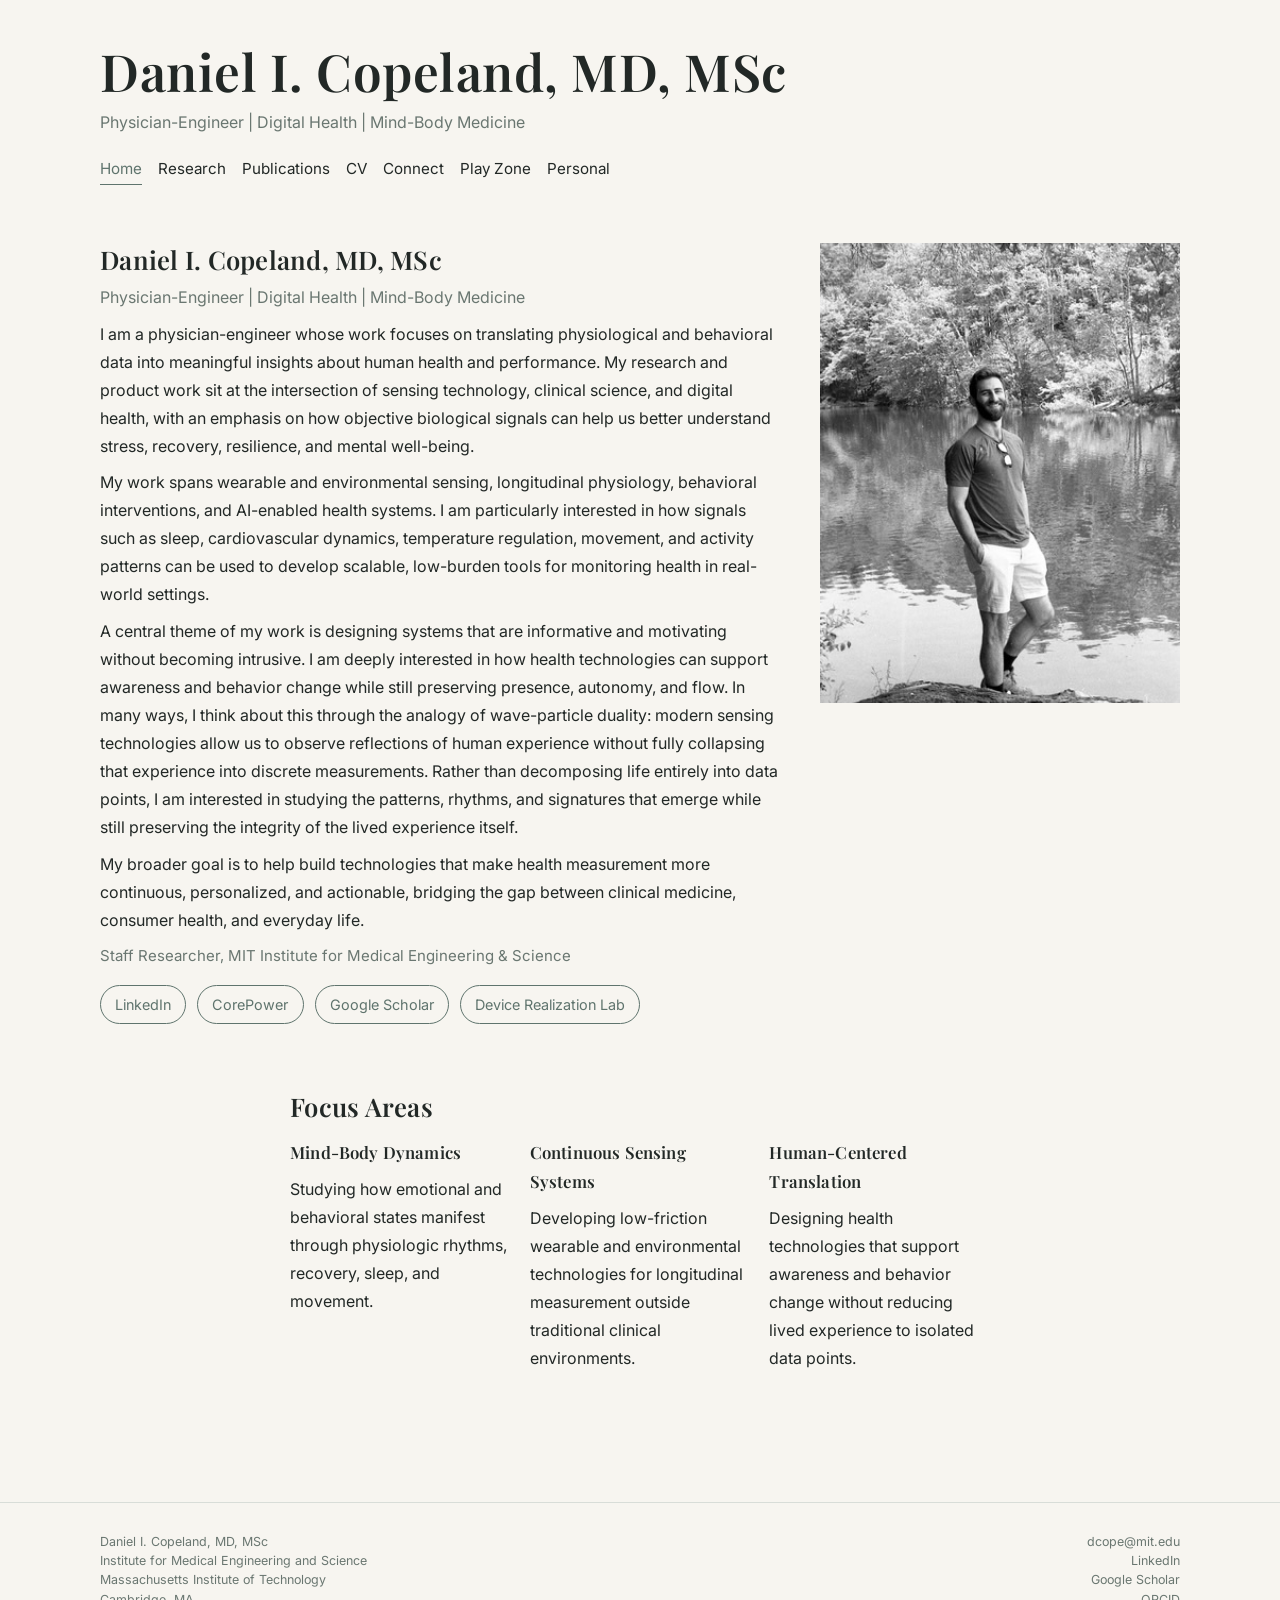
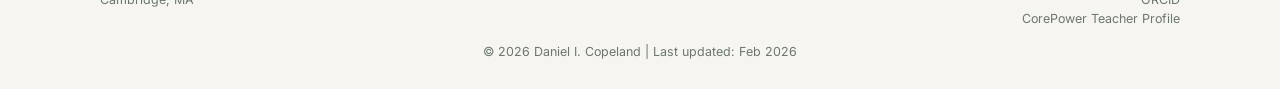
<file: site/index.html>
<!doctype html>
<html lang="en">
  <head>
    <meta charset="UTF-8" />
    <meta name="viewport" content="width=device-width, initial-scale=1.0" />
    <meta name="description" content="Daniel I. Copeland, MD, MSc is a physician-engineer and psychiatry researcher at MIT studying mind-body medicine, digital phenotyping, and non-contact sensing for mental health." />
    <meta name="keywords" content="Daniel Copeland, psychiatry research, physician engineer, MIT, digital phenotyping, heated yoga depression, mind-body medicine" />
    <meta name="author" content="Daniel I. Copeland" />
    <title>Daniel I. Copeland, MD, MSc</title>
    <link rel="icon" type="image/png" href="images/favicon.png" />
    <link rel="stylesheet" href="style.css" />
  </head>
  <body>
    <header>
      <div class="container header-inner">
        <h1>Daniel I. Copeland, MD, MSc</h1>
        <div class="subtitle">Physician-Engineer | Digital Health | Mind-Body Medicine</div>
        <nav>
          <a class="active" href="index.html">Home</a>
          <a href="research.html">Research</a>
          <a href="publications.html">Publications</a>
          <a href="cv.html">CV</a>
          <a href="connect.html">Connect</a>
          <a href="practice.html">Play Zone</a>
          <a href="personal.html">Personal</a>
        </nav>
      </div>
    </header>

    <main class="container">
      <section class="hero">
        <div class="hero-text">
          <h2>Daniel I. Copeland, MD, MSc</h2>
          <p class="hero-subhead">Physician-Engineer | Digital Health | Mind-Body Medicine</p>
          <p>
            I am a physician-engineer whose work focuses on translating physiological and
            behavioral data into meaningful insights about human health and performance. My
            research and product work sit at the intersection of sensing technology, clinical
            science, and digital health, with an emphasis on how objective biological signals can
            help us better understand stress, recovery, resilience, and mental well-being.
          </p>
          <p>
            My work spans wearable and environmental sensing, longitudinal physiology, behavioral
            interventions, and AI-enabled health systems. I am particularly interested in how
            signals such as sleep, cardiovascular dynamics, temperature regulation, movement, and
            activity patterns can be used to develop scalable, low-burden tools for monitoring
            health in real-world settings.
          </p>
          <p>
            A central theme of my work is designing systems that are informative and motivating
            without becoming intrusive. I am deeply interested in how health technologies can
            support awareness and behavior change while still preserving presence, autonomy, and
            flow. In many ways, I think about this through the analogy of wave-particle duality:
            modern sensing technologies allow us to observe reflections of human experience without
            fully collapsing that experience into discrete measurements. Rather than decomposing
            life entirely into data points, I am interested in studying the patterns, rhythms, and
            signatures that emerge while still preserving the integrity of the lived experience
            itself.
          </p>
          <p>
            My broader goal is to help build technologies that make health measurement more
            continuous, personalized, and actionable, bridging the gap between clinical medicine,
            consumer health, and everyday life.
          </p>
          <p class="hero-note">Staff Researcher, MIT Institute for Medical Engineering &amp; Science</p>
          <div class="button-row">
            <a class="button-link" href="https://www.linkedin.com/in/danielicopeland/" target="_blank" rel="noopener noreferrer">LinkedIn</a>
            <a class="button-link" href="https://www.corepoweryoga.com/content/teachers/f6582496-f638-4979-ba64-a95693bedbef" target="_blank" rel="noopener noreferrer">CorePower</a>
            <a class="button-link" href="https://scholar.google.com/citations?user=MTL6aYAAAAAJ" target="_blank" rel="noopener noreferrer">Google Scholar</a>
            <a class="button-link" href="https://devicerealization.mit.edu/" target="_blank" rel="noopener noreferrer">Device Realization Lab</a>
          </div>
        </div>
        <img
          class="content-image hero-image"
          src="images/daniel_blacknwhite.jpg"
          alt="Daniel I. Copeland headshot"
        />
      </section>

      <section>
        <h2>Focus Areas</h2>
        <div class="focus-grid">
          <article class="focus-item">
            <h3>Mind-Body Dynamics</h3>
            <p>Studying how emotional and behavioral states manifest through physiologic rhythms, recovery, sleep, and movement.</p>
          </article>
          <article class="focus-item">
            <h3>Continuous Sensing Systems</h3>
            <p>Developing low-friction wearable and environmental technologies for longitudinal measurement outside traditional clinical environments.</p>
          </article>
          <article class="focus-item">
            <h3>Human-Centered Translation</h3>
            <p>Designing health technologies that support awareness and behavior change without reducing lived experience to isolated data points.</p>
          </article>
        </div>
      </section>

    </main>

    <footer>
      <div class="container site-footer">
        <div class="footer-grid">
          <div class="footer-col">
            <p>Daniel I. Copeland, MD, MSc</p>
            <p>Institute for Medical Engineering and Science</p>
            <p>Massachusetts Institute of Technology</p>
            <p>Cambridge, MA</p>
          </div>
          <div class="footer-col footer-right">
            <p>dcope@mit.edu</p>
            <p><a href="https://www.linkedin.com/in/danielicopeland/" target="_blank" rel="noopener noreferrer">LinkedIn</a></p>
            <p><a href="https://scholar.google.com/citations?user=MTL6aYAAAAAJ" target="_blank" rel="noopener noreferrer">Google Scholar</a></p>
            <p><a href="https://orcid.org/my-orcid?orcid=0009-0000-2799-4146" target="_blank" rel="noopener noreferrer">ORCID</a></p>
            <p><a href="https://www.corepoweryoga.com/content/teachers/f6582496-f638-4979-ba64-a95693bedbef" target="_blank" rel="noopener noreferrer">CorePower Teacher Profile</a></p>
          </div>
        </div>
        <p class="footer-bottom">&copy; 2026 Daniel I. Copeland | Last updated: Feb 2026</p>
      </div>
    </footer>
  </body>
</html>
</file>
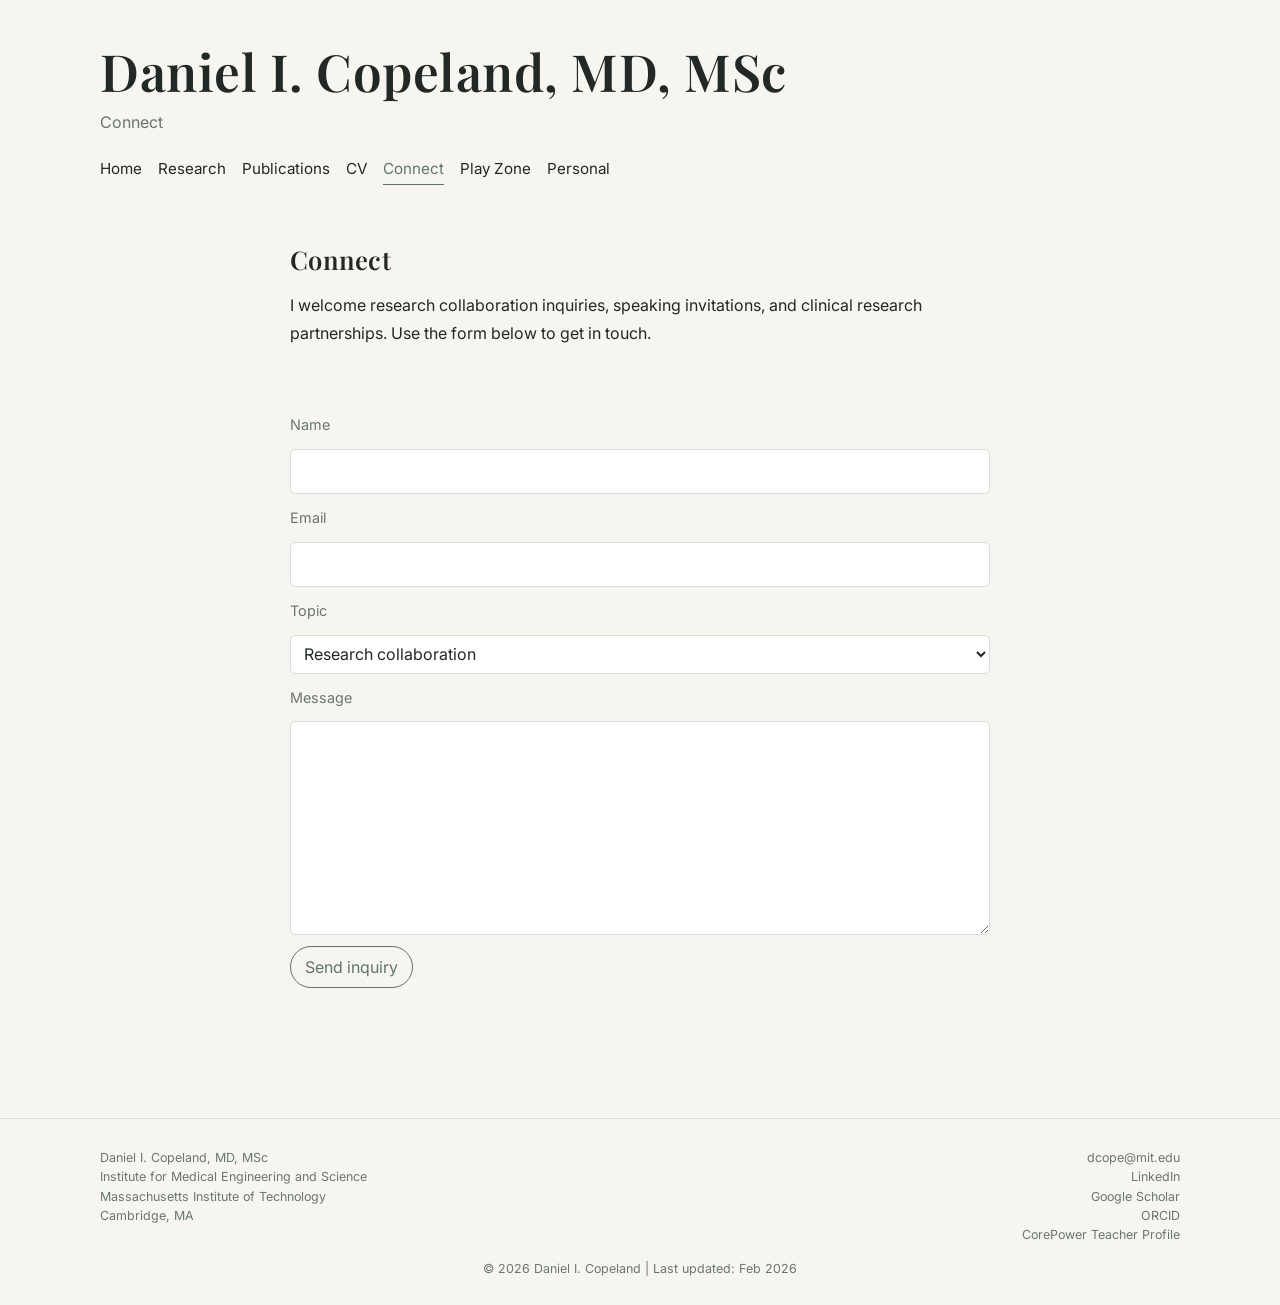
<file: site/connect.html>
<!doctype html>
<html lang="en">
  <head>
    <meta charset="UTF-8" />
    <meta name="viewport" content="width=device-width, initial-scale=1.0" />
    <title>Connect | Daniel I. Copeland, MD, MSc</title>
    <link rel="icon" type="image/png" href="images/favicon.png" />
    <link rel="stylesheet" href="style.css" />
  </head>
  <body>
    <header>
      <div class="container header-inner">
        <h1>Daniel I. Copeland, MD, MSc</h1>
        <div class="subtitle">Connect</div>
        <nav>
          <a href="index.html">Home</a>
          <a href="research.html">Research</a>
          <a href="publications.html">Publications</a>
          <a href="cv.html">CV</a>
          <a class="active" href="connect.html">Connect</a>
          <a href="practice.html">Play Zone</a>
          <a href="personal.html">Personal</a>
        </nav>
      </div>
    </header>

    <main class="container">
      <section>
        <h2>Connect</h2>
        <p>
          I welcome research collaboration inquiries, speaking invitations, and clinical research
          partnerships. Use the form below to get in touch.
        </p>
      </section>

      <section>
        <form class="connect-form" name="connect" method="POST" data-netlify="true" netlify-honeypot="bot-field">
          <input type="hidden" name="form-name" value="connect" />
          <p class="hidden-field">
            <label>Do not fill this out: <input name="bot-field" /></label>
          </p>

          <label for="name">Name</label>
          <input id="name" name="name" type="text" autocomplete="name" required />

          <label for="email">Email</label>
          <input id="email" name="email" type="email" autocomplete="email" required />

          <label for="topic">Topic</label>
          <select id="topic" name="topic">
            <option value="Research collaboration">Research collaboration</option>
            <option value="Speaking invitation">Speaking invitation</option>
            <option value="Clinical research partnership">Clinical research partnership</option>
            <option value="Other">Other</option>
          </select>

          <label for="message">Message</label>
          <textarea id="message" name="message" rows="7" required></textarea>

          <button type="submit">Send inquiry</button>
        </form>
      </section>
    </main>

    <footer>
      <div class="container site-footer">
        <div class="footer-grid">
          <div class="footer-col">
            <p>Daniel I. Copeland, MD, MSc</p>
            <p>Institute for Medical Engineering and Science</p>
            <p>Massachusetts Institute of Technology</p>
            <p>Cambridge, MA</p>
          </div>
          <div class="footer-col footer-right">
            <p>dcope@mit.edu</p>
            <p><a href="https://www.linkedin.com/in/danielicopeland/" target="_blank" rel="noopener noreferrer">LinkedIn</a></p>
            <p><a href="https://scholar.google.com/citations?user=MTL6aYAAAAAJ" target="_blank" rel="noopener noreferrer">Google Scholar</a></p>
            <p><a href="https://orcid.org/my-orcid?orcid=0009-0000-2799-4146" target="_blank" rel="noopener noreferrer">ORCID</a></p>
            <p><a href="https://www.corepoweryoga.com/content/teachers/f6582496-f638-4979-ba64-a95693bedbef" target="_blank" rel="noopener noreferrer">CorePower Teacher Profile</a></p>
          </div>
        </div>
        <p class="footer-bottom">&copy; 2026 Daniel I. Copeland | Last updated: Feb 2026</p>
      </div>
    </footer>
  </body>
</html>
</file>
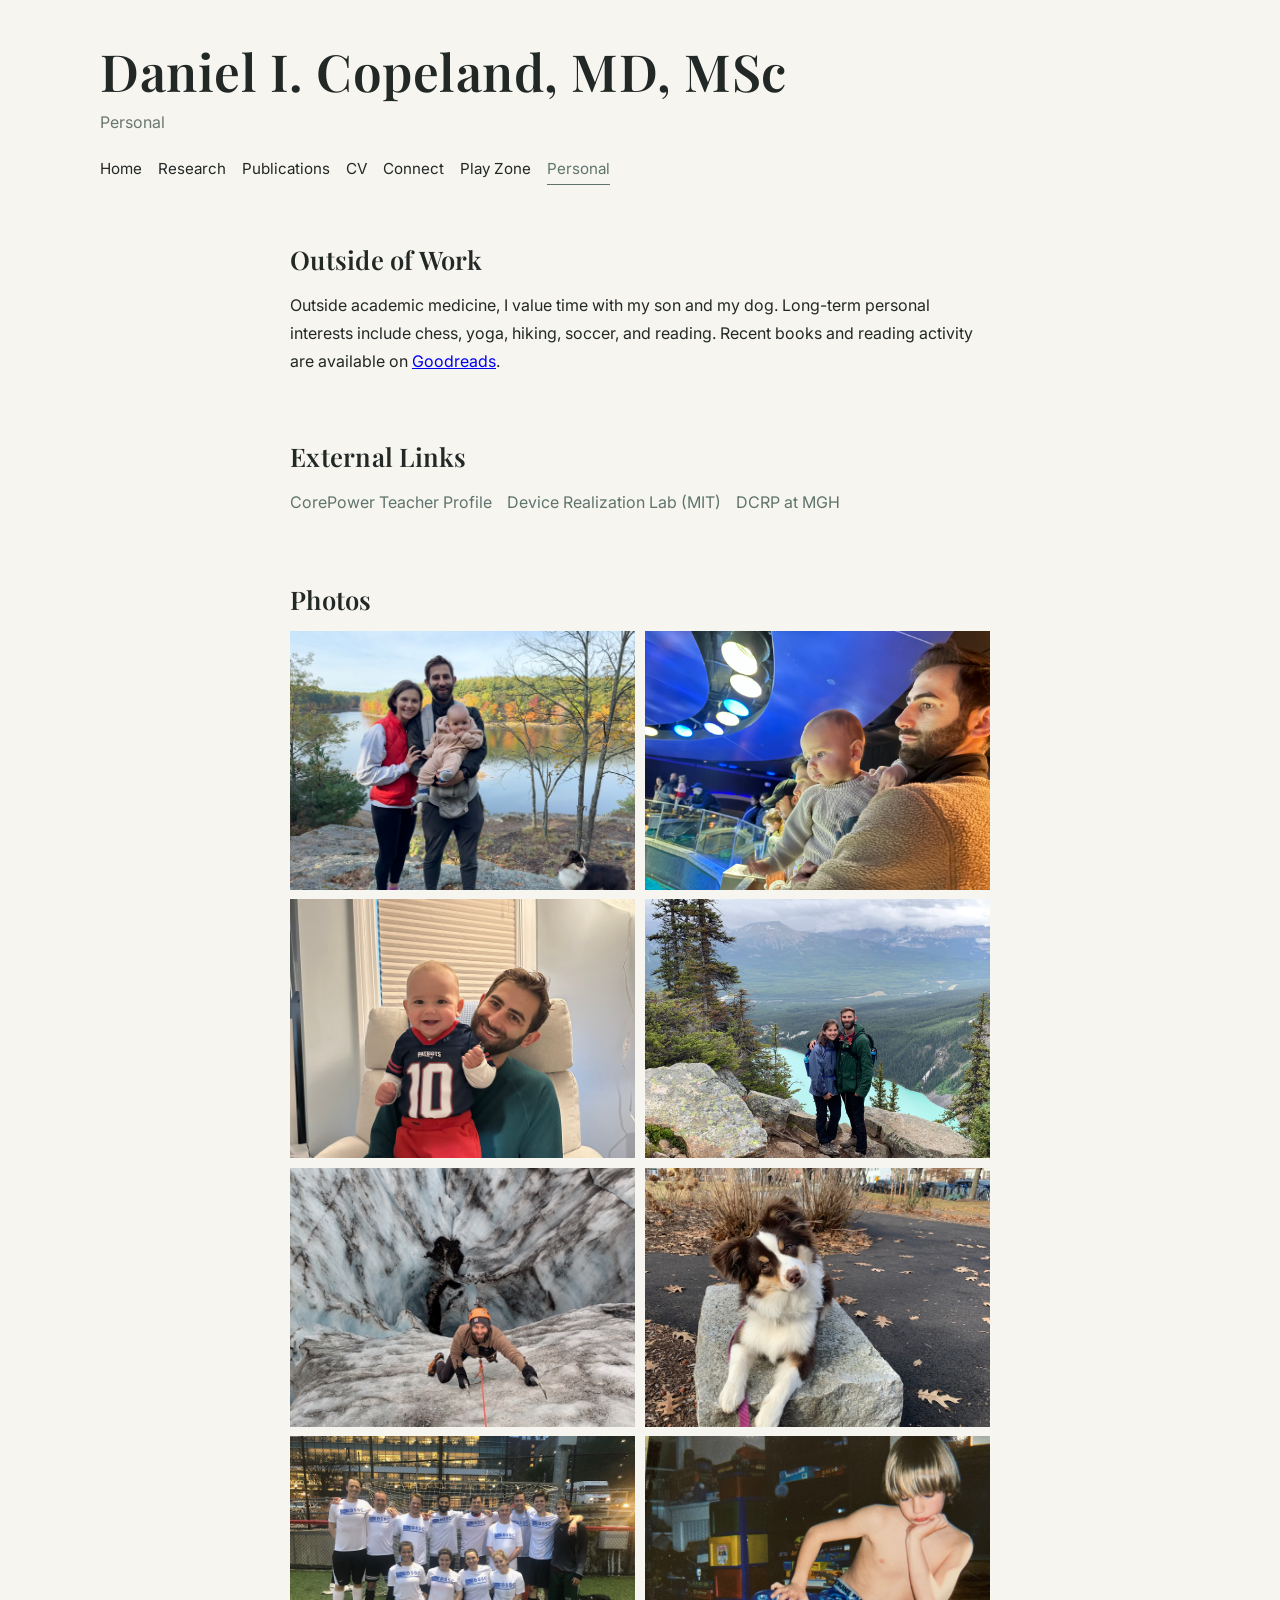
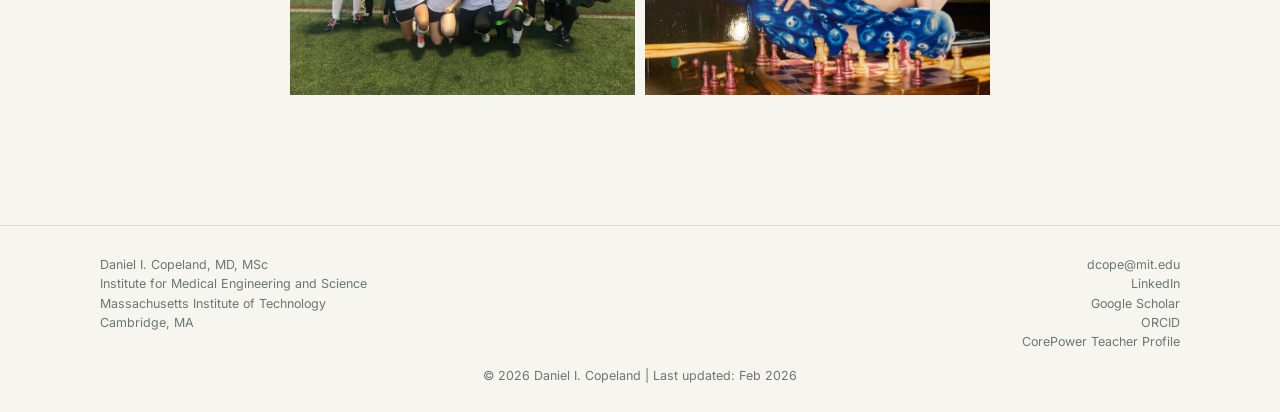
<file: site/personal.html>
<!doctype html>
<html lang="en">
  <head>
    <meta charset="UTF-8" />
    <meta name="viewport" content="width=device-width, initial-scale=1.0" />
    <title>Personal | Daniel I. Copeland, MD, MSc</title>
    <link rel="icon" type="image/png" href="images/favicon.png" />
    <link rel="stylesheet" href="style.css" />
  </head>
  <body>
    <header>
      <div class="container header-inner">
        <h1>Daniel I. Copeland, MD, MSc</h1>
        <div class="subtitle">Personal</div>
        <nav>
          <a href="index.html">Home</a>
          <a href="research.html">Research</a>
          <a href="publications.html">Publications</a>
          <a href="cv.html">CV</a>
          <a href="connect.html">Connect</a>
          <a href="practice.html">Play Zone</a>
          <a class="active" href="personal.html">Personal</a>
        </nav>
      </div>
    </header>

    <main class="container">
      <section>
        <h2>Outside of Work</h2>
        <p>
          Outside academic medicine, I value time with my son and my dog.
          Long-term personal interests include chess, yoga, hiking, soccer, and reading.
          Recent books and reading activity are available on
          <a href="https://www.goodreads.com/user/show/103505019" target="_blank" rel="noopener noreferrer">Goodreads</a>.
        </p>
      </section>

      <section>
        <h2>External Links</h2>
        <div class="links">
          <a href="https://www.corepoweryoga.com/content/teachers/f6582496-f638-4979-ba64-a95693bedbef" target="_blank" rel="noopener noreferrer">CorePower Teacher Profile</a>
          <a href="https://devicerealization.mit.edu/" target="_blank" rel="noopener noreferrer">Device Realization Lab (MIT)</a>
          <a href="https://depressionmgh.org/contact/" target="_blank" rel="noopener noreferrer">DCRP at MGH</a>
        </div>
      </section>

      <section>
        <h2>Photos</h2>
        <div class="photo-collage">
          <img
            class="content-image collage-image"
            src="images/hike_family.jpeg"
            alt="Family hiking photo"
          />
          <img
            class="content-image collage-image"
            src="images/george_aquariam.jpeg"
            alt="George at the aquarium"
          />
          <img
            class="content-image collage-image"
            src="images/george_pats.jpeg"
            alt="George at the Patriots game"
          />
          <img
            class="content-image collage-image"
            src="images/isa_dan_hiking.jpg"
            alt="Daniel hiking with family"
          />
          <img
            class="content-image collage-image"
            src="images/ice_climbing.jpg"
            alt="Daniel ice climbing"
          />
          <img
            class="content-image collage-image"
            src="images/millie.jpeg"
            alt="Millie the dog"
          />
          <img
            class="content-image collage-image"
            src="images/soccer.JPG"
            alt="Soccer photo"
          />
          <img
            class="content-image collage-image"
            src="images/young_dan_chess.jpg"
            alt="Young Daniel playing chess"
          />
        </div>
      </section>
    </main>

    <footer>
      <div class="container site-footer">
        <div class="footer-grid">
          <div class="footer-col">
            <p>Daniel I. Copeland, MD, MSc</p>
            <p>Institute for Medical Engineering and Science</p>
            <p>Massachusetts Institute of Technology</p>
            <p>Cambridge, MA</p>
          </div>
          <div class="footer-col footer-right">
            <p>dcope@mit.edu</p>
            <p><a href="https://www.linkedin.com/in/danielicopeland/" target="_blank" rel="noopener noreferrer">LinkedIn</a></p>
            <p><a href="https://scholar.google.com/citations?user=MTL6aYAAAAAJ" target="_blank" rel="noopener noreferrer">Google Scholar</a></p>
            <p><a href="https://orcid.org/my-orcid?orcid=0009-0000-2799-4146" target="_blank" rel="noopener noreferrer">ORCID</a></p>
            <p><a href="https://www.corepoweryoga.com/content/teachers/f6582496-f638-4979-ba64-a95693bedbef" target="_blank" rel="noopener noreferrer">CorePower Teacher Profile</a></p>
          </div>
        </div>
        <p class="footer-bottom">&copy; 2026 Daniel I. Copeland | Last updated: Feb 2026</p>
      </div>
    </footer>
  </body>
</html>
</file>
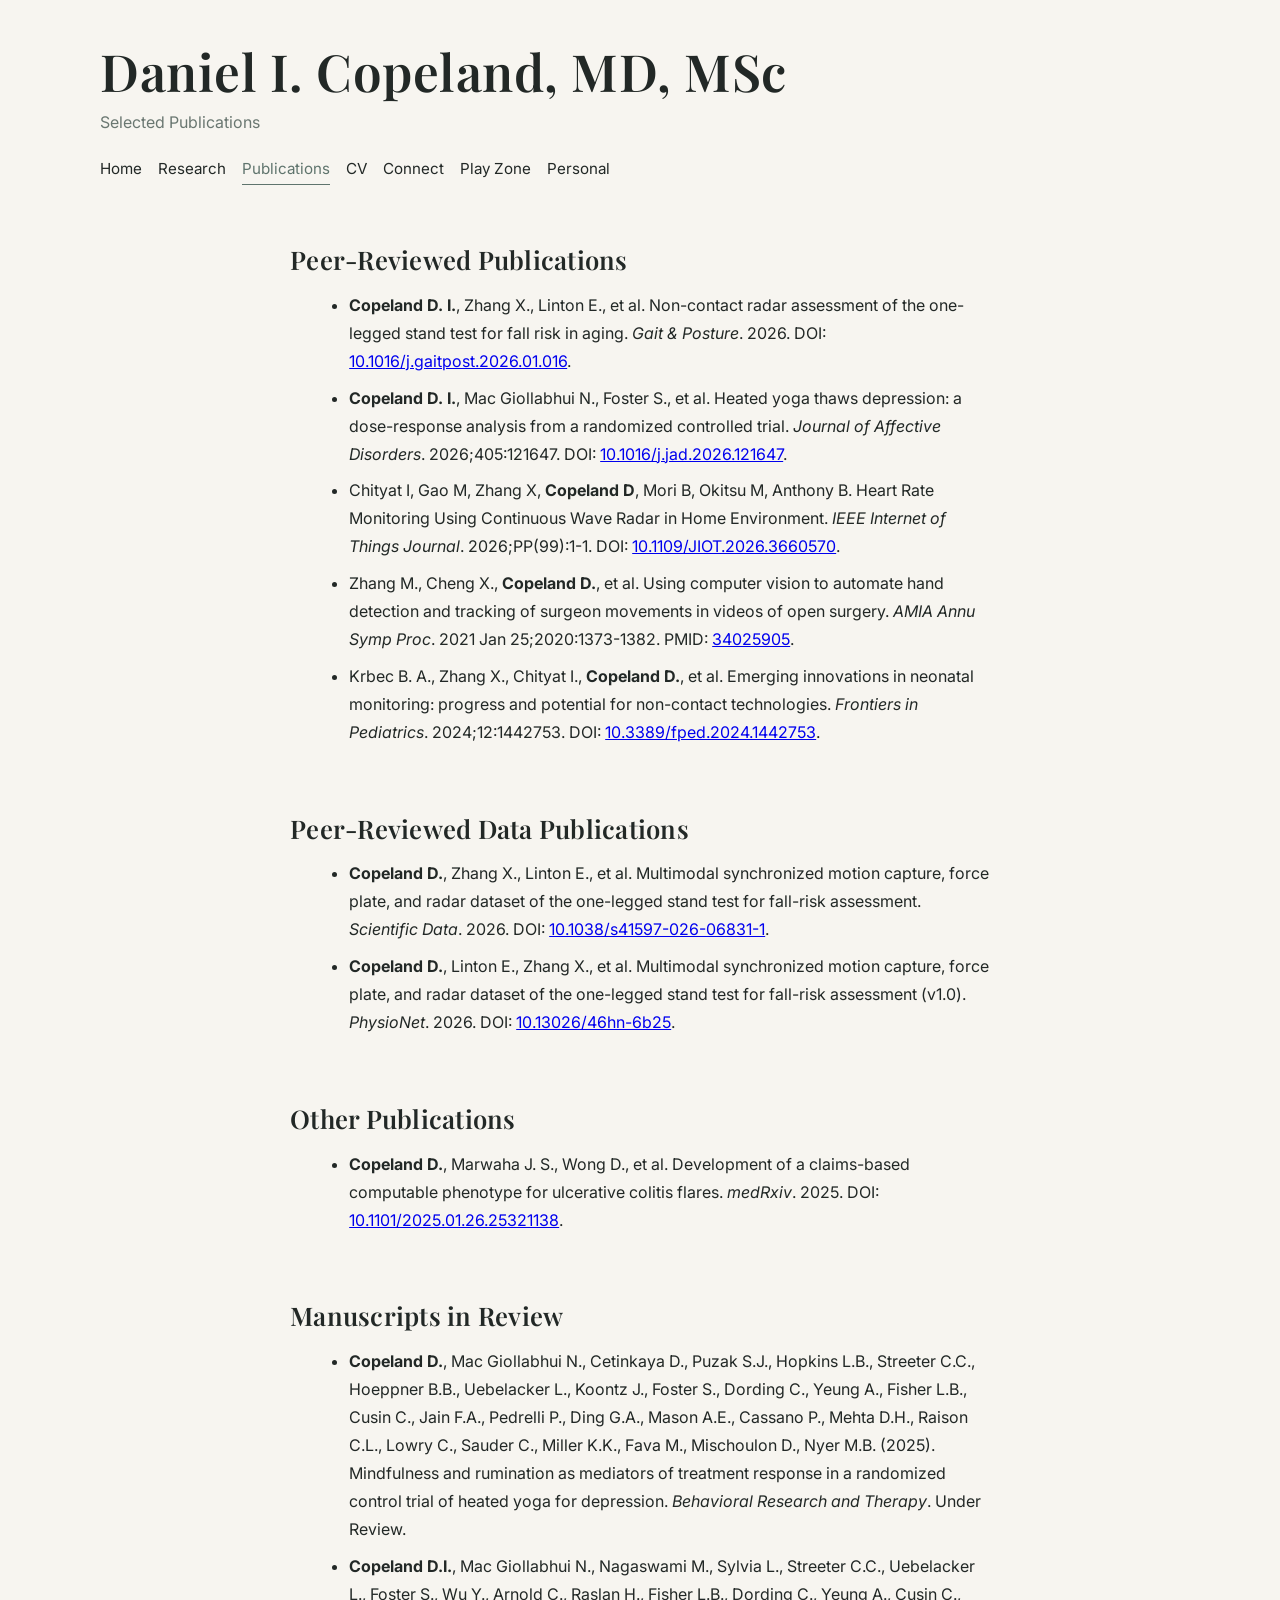
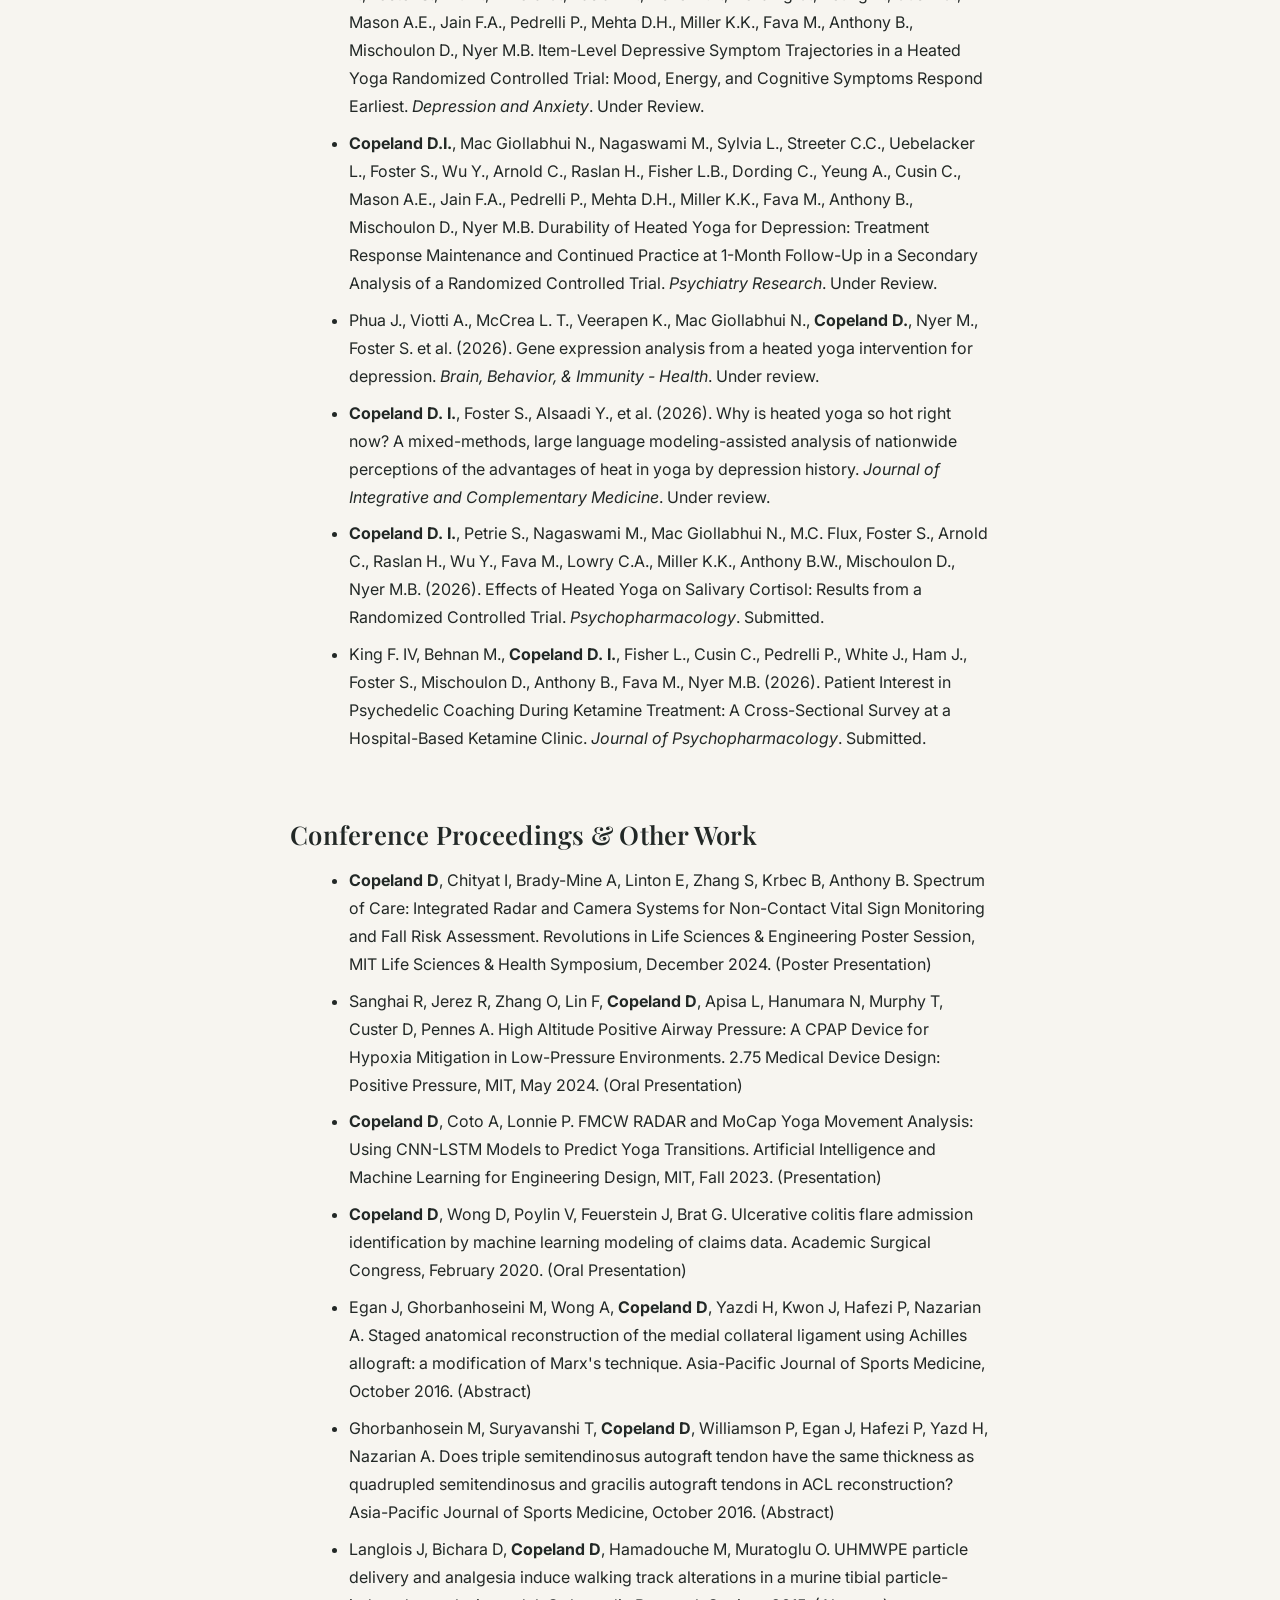
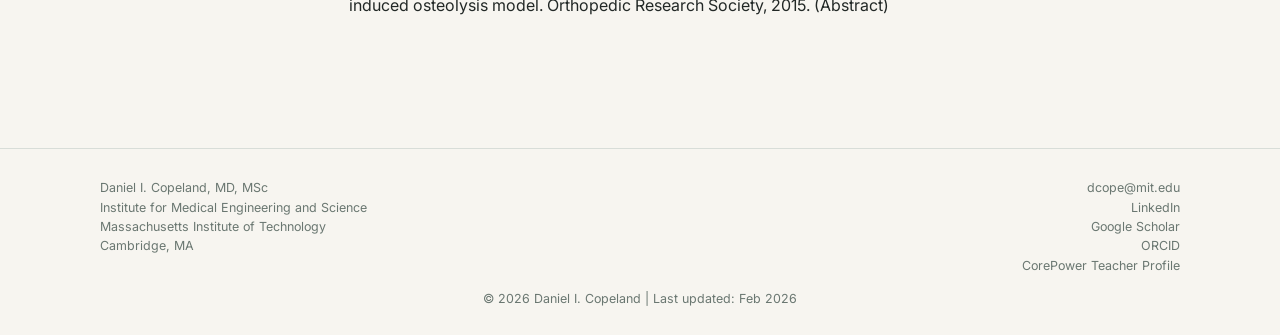
<file: site/publications.html>
<!doctype html>
<html lang="en">
  <head>
    <meta charset="UTF-8" />
    <meta name="viewport" content="width=device-width, initial-scale=1.0" />
    <title>Publications | Daniel I. Copeland, MD, MSc</title>
    <link rel="icon" type="image/png" href="images/favicon.png" />
    <link rel="stylesheet" href="style.css" />
  </head>
  <body>
    <header>
      <div class="container header-inner">
        <h1>Daniel I. Copeland, MD, MSc</h1>
        <div class="subtitle">Selected Publications</div>
        <nav>
          <a href="index.html">Home</a>
          <a href="research.html">Research</a>
          <a class="active" href="publications.html">Publications</a>
          <a href="cv.html">CV</a>
          <a href="connect.html">Connect</a>
          <a href="practice.html">Play Zone</a>
          <a href="personal.html">Personal</a>
        </nav>
      </div>
    </header>

    <main class="container">
      <section>
        <h2>Peer-Reviewed Publications</h2>
        <ul>
          <li>
            <strong>Copeland D. I.</strong>, Zhang X., Linton E., et al. Non-contact radar assessment of the
            one-legged stand test for fall risk in aging. <em>Gait &amp; Posture</em>. 2026. DOI:
            <a href="https://doi.org/10.1016/j.gaitpost.2026.01.016" target="_blank" rel="noopener noreferrer">10.1016/j.gaitpost.2026.01.016</a>.
          </li>
          <li>
            <strong>Copeland D. I.</strong>, Mac Giollabhui N., Foster S., et al. Heated yoga thaws depression: a
            dose-response analysis from a randomized controlled trial. <em>Journal of Affective
            Disorders</em>. 2026;405:121647. DOI:
            <a href="https://doi.org/10.1016/j.jad.2026.121647" target="_blank" rel="noopener noreferrer">10.1016/j.jad.2026.121647</a>.
          </li>
          <li>
            Chityat I, Gao M, Zhang X, <strong>Copeland D</strong>, Mori B, Okitsu M, Anthony B. Heart Rate
            Monitoring Using Continuous Wave Radar in Home Environment. <em>IEEE Internet of Things
            Journal</em>. 2026;PP(99):1-1. DOI:
            <a href="https://doi.org/10.1109/JIOT.2026.3660570" target="_blank" rel="noopener noreferrer">10.1109/JIOT.2026.3660570</a>.
          </li>
          <li>
            Zhang M., Cheng X., <strong>Copeland D.</strong>, et al. Using computer vision to automate hand
            detection and tracking of surgeon movements in videos of open surgery. <em>AMIA Annu
            Symp Proc</em>. 2021 Jan 25;2020:1373-1382. PMID:
            <a href="https://pubmed.ncbi.nlm.nih.gov/34025905/" target="_blank" rel="noopener noreferrer">34025905</a>.
          </li>
          <li>
            Krbec B. A., Zhang X., Chityat I., <strong>Copeland D.</strong>, et al. Emerging innovations in neonatal monitoring:
            progress and potential for non-contact technologies. <em>Frontiers in Pediatrics</em>.
            2024;12:1442753. DOI:
            <a href="https://doi.org/10.3389/fped.2024.1442753" target="_blank" rel="noopener noreferrer">10.3389/fped.2024.1442753</a>.
          </li>
        </ul>
      </section>

      <section>
        <h2>Peer-Reviewed Data Publications</h2>
        <ul>
          <li>
            <strong>Copeland D.</strong>, Zhang X., Linton E., et al. Multimodal synchronized motion capture, force
            plate, and radar dataset of the one-legged stand test for fall-risk assessment.
            <em>Scientific Data</em>. 2026. DOI:
            <a href="https://doi.org/10.1038/s41597-026-06831-1" target="_blank" rel="noopener noreferrer">10.1038/s41597-026-06831-1</a>.
          </li>
          <li>
            <strong>Copeland D.</strong>, Linton E., Zhang X., et al. Multimodal synchronized motion capture, force
            plate, and radar dataset of the one-legged stand test for fall-risk assessment (v1.0).
            <em>PhysioNet</em>. 2026. DOI:
            <a href="https://doi.org/10.13026/46hn-6b25" target="_blank" rel="noopener noreferrer">10.13026/46hn-6b25</a>.
          </li>
        </ul>
      </section>

      <section>
        <h2>Other Publications</h2>
        <ul>
          <li>
            <strong>Copeland D.</strong>, Marwaha J. S., Wong D., et al. Development of a claims-based computable
            phenotype for ulcerative colitis flares. <em>medRxiv</em>. 2025. DOI:
            <a href="https://doi.org/10.1101/2025.01.26.25321138" target="_blank" rel="noopener noreferrer">10.1101/2025.01.26.25321138</a>.
          </li>
        </ul>
      </section>

      <section>
        <h2>Manuscripts in Review</h2>
        <ul>
          <li>
            <strong>Copeland D.</strong>, Mac Giollabhui N., Cetinkaya D., Puzak S.J., Hopkins L.B., Streeter
            C.C., Hoeppner B.B., Uebelacker L., Koontz J., Foster S., Dording C., Yeung A.,
            Fisher L.B., Cusin C., Jain F.A., Pedrelli P., Ding G.A., Mason A.E., Cassano P.,
            Mehta D.H., Raison C.L., Lowry C., Sauder C., Miller K.K., Fava M., Mischoulon D.,
            Nyer M.B. (2025). Mindfulness and rumination as mediators of treatment response in a
            randomized control trial of heated yoga for depression. <em>Behavioral Research and
            Therapy</em>. Under Review.
          </li>
          <li>
            <strong>Copeland D.I.</strong>, Mac Giollabhui N., Nagaswami M., Sylvia L., Streeter C.C., Uebelacker
            L., Foster S., Wu Y., Arnold C., Raslan H., Fisher L.B., Dording C., Yeung A., Cusin
            C., Mason A.E., Jain F.A., Pedrelli P., Mehta D.H., Miller K.K., Fava M., Anthony B.,
            Mischoulon D., Nyer M.B. Item-Level Depressive Symptom Trajectories in a Heated Yoga
            Randomized Controlled Trial: Mood, Energy, and Cognitive Symptoms Respond Earliest.
            <em>Depression and Anxiety</em>. Under Review.
          </li>
          <li>
            <strong>Copeland D.I.</strong>, Mac Giollabhui N., Nagaswami M., Sylvia L., Streeter C.C., Uebelacker
            L., Foster S., Wu Y., Arnold C., Raslan H., Fisher L.B., Dording C., Yeung A., Cusin
            C., Mason A.E., Jain F.A., Pedrelli P., Mehta D.H., Miller K.K., Fava M., Anthony B.,
            Mischoulon D., Nyer M.B. Durability of Heated Yoga for Depression: Treatment Response
            Maintenance and Continued Practice at 1-Month Follow-Up in a Secondary Analysis of a
            Randomized Controlled Trial. <em>Psychiatry Research</em>. Under Review.
          </li>
          <li>
            Phua J., Viotti A., McCrea L. T., Veerapen K., Mac Giollabhui N., <strong>Copeland D.</strong>, Nyer M.,
            Foster S. et al. (2026). Gene expression analysis from a heated yoga intervention for
            depression. <em>Brain, Behavior, &amp; Immunity - Health</em>. Under review.
          </li>
          <li>
            <strong>Copeland D. I.</strong>, Foster S., Alsaadi Y., et al. (2026). Why is heated yoga so hot right now? A
            mixed-methods, large language modeling-assisted analysis of nationwide perceptions of
            the advantages of heat in yoga by depression history. <em>Journal of Integrative and Complementary Medicine</em>.
            Under review.
          </li>
          <li>
            <strong>Copeland D. I.</strong>, Petrie S., Nagaswami M., Mac Giollabhui N., M.C. Flux, Foster S.,
            Arnold C., Raslan H., Wu Y., Fava M., Lowry C.A., Miller K.K., Anthony B.W.,
            Mischoulon D., Nyer M.B. (2026). Effects of Heated Yoga on Salivary Cortisol: Results
            from a Randomized Controlled Trial. <em>Psychopharmacology</em>. Submitted.
          </li>
          <li>
            King F. IV, Behnan M., <strong>Copeland D. I.</strong>, Fisher L., Cusin C., Pedrelli P., White J.,
            Ham J., Foster S., Mischoulon D., Anthony B., Fava M., Nyer M.B. (2026). Patient
            Interest in Psychedelic Coaching During Ketamine Treatment: A Cross-Sectional Survey at
            a Hospital-Based Ketamine Clinic. <em>Journal of Psychopharmacology</em>. Submitted.
          </li>
        </ul>
      </section>

      <section>
        <h2>Conference Proceedings &amp; Other Work</h2>
        <ul>
          <li>
            <strong>Copeland D</strong>, Chityat I, Brady-Mine A, Linton E, Zhang S, Krbec B, Anthony B. Spectrum of Care: Integrated Radar and Camera Systems for Non-Contact Vital Sign Monitoring and Fall Risk Assessment. Revolutions in Life Sciences &amp; Engineering Poster Session, MIT Life Sciences &amp; Health Symposium, December 2024. (Poster Presentation)
          </li>
          <li>
            Sanghai R, Jerez R, Zhang O, Lin F, <strong>Copeland D</strong>, Apisa L, Hanumara N, Murphy T, Custer D, Pennes A. High Altitude Positive Airway Pressure: A CPAP Device for Hypoxia Mitigation in Low-Pressure Environments. 2.75 Medical Device Design: Positive Pressure, MIT, May 2024. (Oral Presentation)
          </li>
          <li>
            <strong>Copeland D</strong>, Coto A, Lonnie P. FMCW RADAR and MoCap Yoga Movement Analysis: Using CNN-LSTM Models to Predict Yoga Transitions. Artificial Intelligence and Machine Learning for Engineering Design, MIT, Fall 2023. (Presentation)
          </li>
          <li>
            <strong>Copeland D</strong>, Wong D, Poylin V, Feuerstein J, Brat G. Ulcerative colitis flare admission identification by machine learning modeling of claims data. Academic Surgical Congress, February 2020. (Oral Presentation)
          </li>
          <li>
            Egan J, Ghorbanhoseini M, Wong A, <strong>Copeland D</strong>, Yazdi H, Kwon J, Hafezi P, Nazarian A. Staged anatomical reconstruction of the medial collateral ligament using Achilles allograft: a modification of Marx's technique. Asia-Pacific Journal of Sports Medicine, October 2016. (Abstract)
          </li>
          <li>
            Ghorbanhosein M, Suryavanshi T, <strong>Copeland D</strong>, Williamson P, Egan J, Hafezi P, Yazd H, Nazarian A. Does triple semitendinosus autograft tendon have the same thickness as quadrupled semitendinosus and gracilis autograft tendons in ACL reconstruction? Asia-Pacific Journal of Sports Medicine, October 2016. (Abstract)
          </li>
          <li>
            Langlois J, Bichara D, <strong>Copeland D</strong>, Hamadouche M, Muratoglu O. UHMWPE particle delivery and analgesia induce walking track alterations in a murine tibial particle-induced osteolysis model. Orthopedic Research Society, 2015. (Abstract)
          </li>
        </ul>
      </section>

    </main>

    <footer>
      <div class="container site-footer">
        <div class="footer-grid">
          <div class="footer-col">
            <p>Daniel I. Copeland, MD, MSc</p>
            <p>Institute for Medical Engineering and Science</p>
            <p>Massachusetts Institute of Technology</p>
            <p>Cambridge, MA</p>
          </div>
          <div class="footer-col footer-right">
            <p>dcope@mit.edu</p>
            <p><a href="https://www.linkedin.com/in/danielicopeland/" target="_blank" rel="noopener noreferrer">LinkedIn</a></p>
            <p><a href="https://scholar.google.com/citations?user=MTL6aYAAAAAJ" target="_blank" rel="noopener noreferrer">Google Scholar</a></p>
            <p><a href="https://orcid.org/my-orcid?orcid=0009-0000-2799-4146" target="_blank" rel="noopener noreferrer">ORCID</a></p>
            <p><a href="https://www.corepoweryoga.com/content/teachers/f6582496-f638-4979-ba64-a95693bedbef" target="_blank" rel="noopener noreferrer">CorePower Teacher Profile</a></p>
          </div>
        </div>
        <p class="footer-bottom">&copy; 2026 Daniel I. Copeland | Last updated: Feb 2026</p>
      </div>
    </footer>
  </body>
</html>
</file>
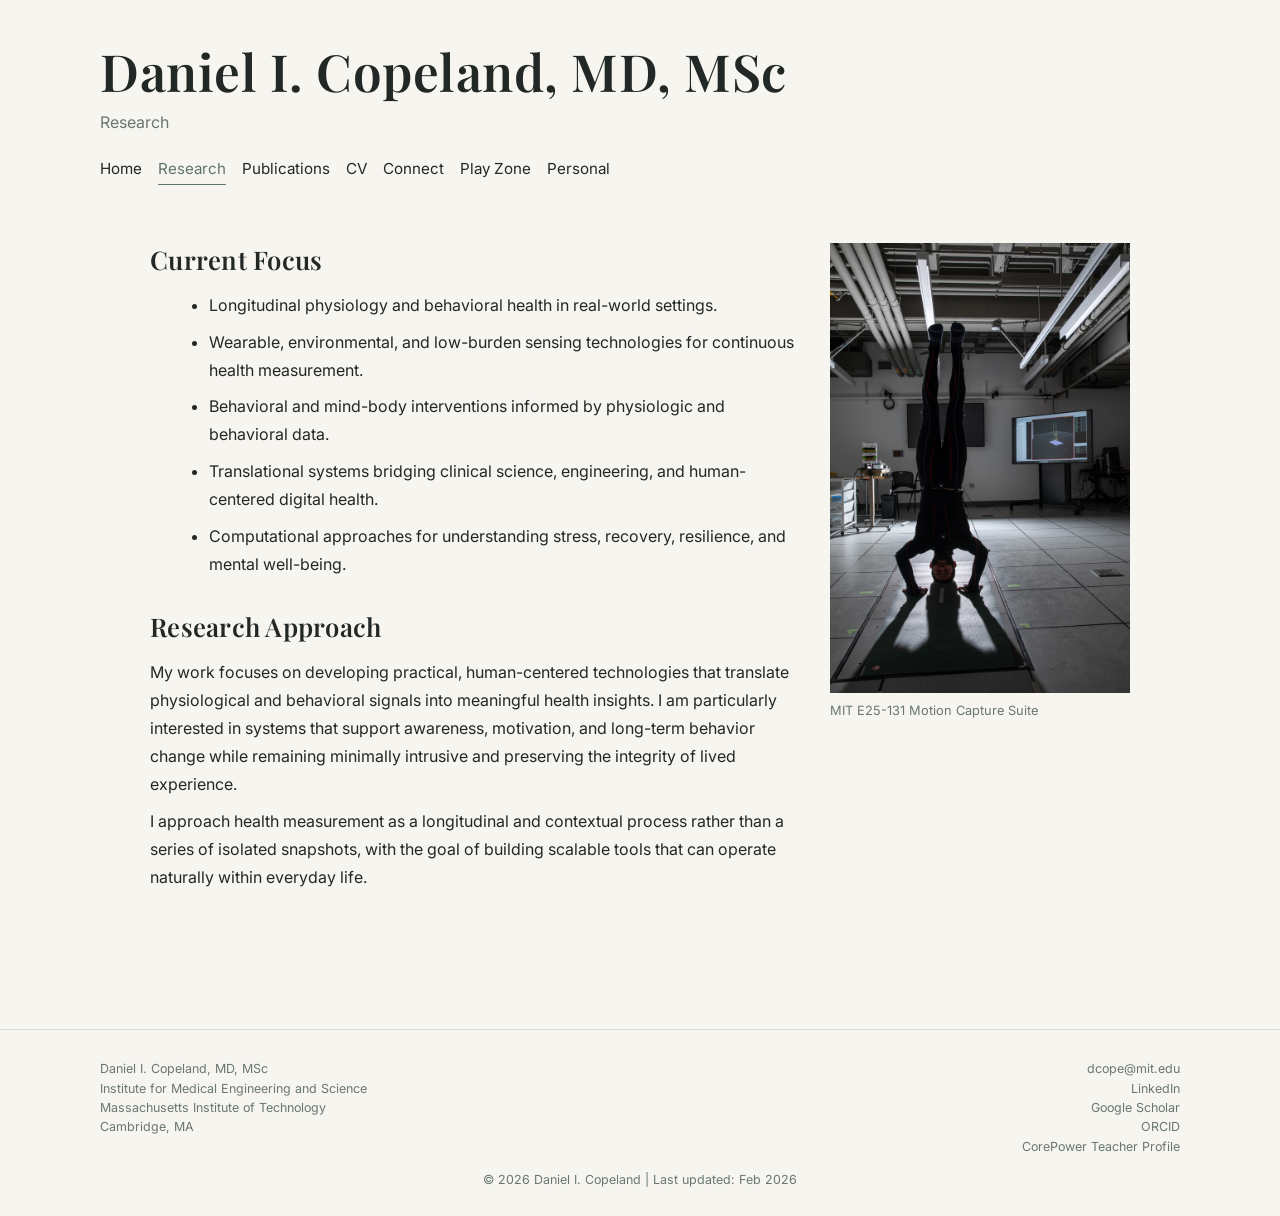
<file: site/research.html>
<!doctype html>
<html lang="en">
  <head>
    <meta charset="UTF-8" />
    <meta name="viewport" content="width=device-width, initial-scale=1.0" />
    <title>Research | Daniel I. Copeland, MD, MSc</title>
    <link rel="icon" type="image/png" href="images/favicon.png" />
    <link rel="stylesheet" href="style.css" />
  </head>
  <body>
    <header>
      <div class="container header-inner">
        <h1>Daniel I. Copeland, MD, MSc</h1>
        <div class="subtitle">Research</div>
        <nav>
          <a href="index.html">Home</a>
          <a class="active" href="research.html">Research</a>
          <a href="publications.html">Publications</a>
          <a href="cv.html">CV</a>
          <a href="connect.html">Connect</a>
          <a href="practice.html">Play Zone</a>
          <a href="personal.html">Personal</a>
        </nav>
      </div>
    </header>

    <main class="container">
      <section class="research-layout">
        <div class="research-text">
          <h2>Current Focus</h2>
          <ul>
            <li>Longitudinal physiology and behavioral health in real-world settings.</li>
            <li>Wearable, environmental, and low-burden sensing technologies for continuous health measurement.</li>
            <li>Behavioral and mind-body interventions informed by physiologic and behavioral data.</li>
            <li>Translational systems bridging clinical science, engineering, and human-centered digital health.</li>
            <li>Computational approaches for understanding stress, recovery, resilience, and mental well-being.</li>
          </ul>

          <h2>Research Approach</h2>
          <p>
            My work focuses on developing practical, human-centered technologies that translate
            physiological and behavioral signals into meaningful health insights. I am particularly
            interested in systems that support awareness, motivation, and long-term behavior change
            while remaining minimally intrusive and preserving the integrity of lived experience.
          </p>
          <p>
            I approach health measurement as a longitudinal and contextual process rather than a
            series of isolated snapshots, with the goal of building scalable tools that can operate
            naturally within everyday life.
          </p>
        </div>
        <div>
          <img
            class="content-image research-image"
            src="images/headstand.jpg"
            alt="Daniel in a yoga headstand"
          />
          <p class="image-caption">MIT E25-131 Motion Capture Suite</p>
        </div>
      </section>
    </main>

    <footer>
      <div class="container site-footer">
        <div class="footer-grid">
          <div class="footer-col">
            <p>Daniel I. Copeland, MD, MSc</p>
            <p>Institute for Medical Engineering and Science</p>
            <p>Massachusetts Institute of Technology</p>
            <p>Cambridge, MA</p>
          </div>
          <div class="footer-col footer-right">
            <p>dcope@mit.edu</p>
            <p><a href="https://www.linkedin.com/in/danielicopeland/" target="_blank" rel="noopener noreferrer">LinkedIn</a></p>
            <p><a href="https://scholar.google.com/citations?user=MTL6aYAAAAAJ" target="_blank" rel="noopener noreferrer">Google Scholar</a></p>
            <p><a href="https://orcid.org/my-orcid?orcid=0009-0000-2799-4146" target="_blank" rel="noopener noreferrer">ORCID</a></p>
            <p><a href="https://www.corepoweryoga.com/content/teachers/f6582496-f638-4979-ba64-a95693bedbef" target="_blank" rel="noopener noreferrer">CorePower Teacher Profile</a></p>
          </div>
        </div>
        <p class="footer-bottom">&copy; 2026 Daniel I. Copeland | Last updated: Feb 2026</p>
      </div>
    </footer>
  </body>
</html>
</file>
<file: site/style.css>
@import url("https://fonts.googleapis.com/css2?family=Inter:wght@400;500;600&family=Playfair+Display:wght@500;600;700&display=swap");

:root {
  --bg: #f7f5f0;
  --text: #222826;
  --muted: #6a7771;
  --accent: #5f746d;
  --rule: #d8ddd8;
}

* {
  box-sizing: border-box;
}

body {
  margin: 0;
  font-family: "Inter", system-ui, -apple-system, "Segoe UI", sans-serif;
  background: var(--bg);
  color: var(--text);
  line-height: 1.75;
}

.container {
  width: min(1080px, 92vw);
  margin: 0 auto;
}

header {
  background: transparent;
}

.header-inner {
  padding: 2.6rem 0 1.4rem;
}

h1,
h2,
h3 {
  font-family: "Playfair Display", Georgia, serif;
  font-weight: 600;
  letter-spacing: 0.01em;
}

h1 {
  margin: 0;
  font-size: clamp(2.2rem, 5vw, 3.2rem);
  line-height: 1.15;
}

.subtitle {
  margin-top: 0.5rem;
  color: var(--muted);
  font-size: 1rem;
}

nav {
  margin-top: 1.2rem;
  display: flex;
  flex-wrap: wrap;
  gap: 1rem;
}

nav a {
  text-decoration: none;
  color: var(--text);
  font-size: 0.95rem;
  padding-bottom: 0.12rem;
  border-bottom: 1px solid transparent;
}

nav a:hover,
nav a:focus-visible {
  color: var(--accent);
  border-bottom-color: var(--accent);
}

nav a.active {
  color: var(--accent);
  border-bottom-color: var(--accent);
}

main {
  padding: 2.2rem 0 4rem;
}

section {
  margin: 0 auto 4.1rem;
  max-width: 70ch;
  padding: 0;
  border: 0;
  background: transparent;
}

h2 {
  margin: 0 0 1rem;
  font-size: 1.6rem;
  line-height: 1.25;
}

h3 {
  margin: 0 0 0.45rem;
  font-size: 1.05rem;
}

p,
li {
  margin: 0.55rem 0;
}

ul {
  margin: 0.7rem 0 0 1.2rem;
}

.hero {
  max-width: 100%;
  display: grid;
  grid-template-columns: minmax(0, 70ch) minmax(220px, 360px);
  gap: 2.4rem;
  align-items: start;
}

.hero h2 {
  margin-bottom: 0.5rem;
}

.hero-subhead {
  margin-top: 0;
  color: var(--muted);
}

.hero-note {
  color: var(--muted);
  font-size: 0.94rem;
}

.image-placeholder {
  border: 1px dashed var(--rule);
  color: var(--muted);
  padding: 2rem 1rem;
  text-align: center;
  font-size: 0.95rem;
  background: #fbfaf7;
}

.content-image {
  width: 100%;
  height: auto;
  margin-top: 0.6rem;
  display: block;
}

.research-image {
  width: 50%;
}

main.container > section.research-layout {
  max-width: 980px;
  display: grid;
  grid-template-columns: minmax(0, 1fr) 300px;
  column-gap: 2rem;
  row-gap: 0;
  align-items: start;
}

main.container > section.research-layout .research-image {
  width: 100%;
  margin-top: 0;
}

.research-text h2 + ul {
  margin-bottom: 2rem;
}

.image-caption {
  margin-top: 0.45rem;
  color: var(--muted);
  font-size: 0.8rem;
}

.hero-image {
  margin-top: 0;
  max-height: 460px;
  object-fit: cover;
  object-position: center;
}

.button-row {
  display: flex;
  flex-wrap: wrap;
  gap: 0.7rem;
  margin-top: 1rem;
}

.button-link {
  display: inline-block;
  text-decoration: none;
  color: var(--accent);
  border: 1px solid var(--accent);
  border-radius: 999px;
  padding: 0.38rem 0.88rem;
  font-size: 0.9rem;
}

.connect-form {
  display: grid;
  gap: 0.7rem;
}

.connect-form label {
  color: var(--muted);
  font-size: 0.9rem;
}

.connect-form input,
.connect-form select,
.connect-form textarea {
  width: 100%;
  border: 1px solid var(--rule);
  background: #fff;
  color: var(--text);
  border-radius: 5px;
  padding: 0.48rem 0.55rem;
  font: inherit;
}

.connect-form textarea {
  resize: vertical;
}

.connect-form button {
  justify-self: start;
  border: 1px solid var(--accent);
  background: transparent;
  color: var(--accent);
  border-radius: 999px;
  padding: 0.38rem 0.88rem;
  font: inherit;
  cursor: pointer;
}

.connect-form input:focus,
.connect-form select:focus,
.connect-form textarea:focus,
.connect-form button:focus-visible {
  outline: 2px solid #9cafaa;
  outline-offset: 2px;
}

.hidden-field {
  display: none;
}

.focus-grid {
  display: grid;
  grid-template-columns: repeat(3, minmax(0, 1fr));
  gap: 1.2rem;
  margin-top: 0.45rem;
}

.focus-item {
  padding: 0;
  border: 0;
  background: transparent;
}

.focus-item p {
  margin: 0;
}

.links {
  display: flex;
  flex-wrap: wrap;
  gap: 0.95rem;
}

.links a {
  color: var(--accent);
  text-decoration: none;
  border-bottom: 1px solid transparent;
}

.links a:hover,
.links a:focus-visible {
  border-bottom-color: var(--accent);
}

.photo-collage {
  display: grid;
  grid-template-columns: repeat(2, minmax(0, 1fr));
  gap: 0.6rem;
  align-items: start;
}

.cv-bio {
  max-width: 100%;
  display: grid;
  grid-template-columns: minmax(0, 70ch) minmax(270px, 345px);
  gap: 1.5rem;
  align-items: start;
}

.cv-profile-image {
  margin-top: 0;
  width: 100%;
  max-width: 345px;
}

.collage-image {
  margin-top: 0;
  max-width: 100%;
  aspect-ratio: 4 / 3;
  object-fit: cover;
}

main.container > section.practice-module {
  max-width: 760px;
}

.practice-note {
  color: var(--muted);
  font-size: 0.83rem;
}

.breathing-shell {
  display: flex;
  justify-content: center;
  margin: 1.2rem 0 1rem;
}

.breathing-square {
  position: relative;
  width: min(74vw, 340px);
  aspect-ratio: 1 / 1;
}

.edge {
  position: absolute;
  background: #c8d2cd;
  transition: background-color 0.2s ease;
}

.edge-top,
.edge-bottom {
  left: 0;
  right: 0;
  height: 3px;
}

.edge-left,
.edge-right {
  top: 0;
  bottom: 0;
  width: 3px;
}

.edge-top {
  top: 0;
}

.edge-right {
  right: 0;
}

.edge-bottom {
  bottom: 0;
}

.edge-left {
  left: 0;
}

.breathing-square[data-phase="inhale"] .edge-top,
.breathing-square[data-phase="hold-right"] .edge-right,
.breathing-square[data-phase="exhale"] .edge-bottom,
.breathing-square[data-phase="hold-left"] .edge-left {
  background: var(--accent);
}

.breathing-indicator {
  position: absolute;
  width: 1rem;
  height: 1rem;
  border-radius: 50%;
  background: var(--accent);
  box-shadow: 0 0 0 2px var(--bg);
  pointer-events: none;
}

.breathing-status {
  text-align: center;
}

.phase-label {
  font-weight: 600;
  margin-bottom: 0.1rem;
}

.phase-countdown,
.session-countdown {
  margin: 0.2rem 0;
  color: var(--muted);
}

.practice-controls {
  margin-top: 0.95rem;
  display: flex;
  gap: 0.6rem;
  justify-content: center;
  flex-wrap: wrap;
}

.practice-controls button {
  border: 1px solid var(--accent);
  background: transparent;
  color: var(--accent);
  border-radius: 999px;
  padding: 0.35rem 0.86rem;
  font: inherit;
  cursor: pointer;
}

.practice-controls button:focus-visible {
  outline: 2px solid #9cafaa;
  outline-offset: 2px;
}

.duration-picker {
  margin-top: 0.95rem;
  display: flex;
  justify-content: center;
  align-items: center;
  gap: 0.55rem;
  color: var(--muted);
  font-size: 0.92rem;
}

.duration-picker select {
  border: 1px solid var(--rule);
  background: #fff;
  color: var(--text);
  border-radius: 5px;
  padding: 0.2rem 0.45rem;
  font: inherit;
}

.audio-hint {
  margin-top: 0.7rem;
  text-align: center;
  color: var(--muted);
  font-size: 0.8rem;
}

main.container > section.chess-daily {
  max-width: 760px;
}

.chess-module {
  margin-top: 0.8rem;
}

.chess-loading,
.chess-error {
  color: var(--muted);
  font-size: 0.9rem;
}

.chess-title {
  margin: 0.1rem 0 0.2rem;
  font-weight: 600;
}

.chess-date {
  margin: 0.1rem 0 0.4rem;
  color: var(--muted);
  font-size: 0.86rem;
}

.chess-board-wrap {
  width: 100%;
  max-width: 520px;
  margin: 0.55rem auto 0;
  aspect-ratio: 1 / 1;
  border: 1px solid var(--rule);
  background: #fff;
}

.chess-puzzle-image {
  width: 100%;
  height: 100%;
  object-fit: contain;
  display: block;
}

.chess-fallback {
  margin: 0;
  padding: 0.7rem;
  width: 100%;
  height: 100%;
  white-space: pre-wrap;
  overflow: auto;
  color: var(--muted);
  font-size: 0.82rem;
}

footer {
  padding: 1.8rem 0 1.6rem;
  color: var(--muted);
  font-size: 0.78rem;
  border-top: 1px solid var(--rule);
}

.site-footer {
  max-width: 100%;
}

.footer-grid {
  display: grid;
  grid-template-columns: 1fr 1fr;
  gap: 0.6rem 1.5rem;
  align-items: start;
}

.footer-col p {
  margin: 0.08rem 0;
  line-height: 1.45;
}

.footer-right {
  text-align: right;
}

.footer-right a {
  color: var(--muted);
  text-decoration: none;
  border-bottom: 1px solid transparent;
}

.footer-right a:hover,
.footer-right a:focus-visible {
  border-bottom-color: var(--muted);
}

.footer-bottom {
  margin: 0.75rem 0 0;
  text-align: center;
}

@media (max-width: 900px) {
  .hero {
    grid-template-columns: 1fr;
    gap: 1.1rem;
  }

  .cv-bio {
    grid-template-columns: 1fr;
    gap: 0.8rem;
  }

  .cv-profile-image {
    max-width: 220px;
  }

  .hero-image {
    max-height: 360px;
  }
}

@media (max-width: 760px) {
  .header-inner {
    padding: 1.4rem 0 1rem;
  }

  main {
    padding: 1.2rem 0 2.2rem;
  }

  section {
    margin-bottom: 2.8rem;
  }

  .focus-grid {
    grid-template-columns: 1fr;
  }

  .photo-collage {
    grid-template-columns: 1fr;
  }

  .breathing-square {
    width: min(86vw, 320px);
  }

  .research-image {
    width: 100%;
  }

  .footer-grid {
    grid-template-columns: 1fr;
    gap: 0.5rem;
  }

  .footer-right {
    text-align: left;
  }
}

@media (max-width: 600px) {
  main.container > section.research-layout {
    grid-template-columns: 1fr;
    gap: 1rem;
  }
}
</file>
